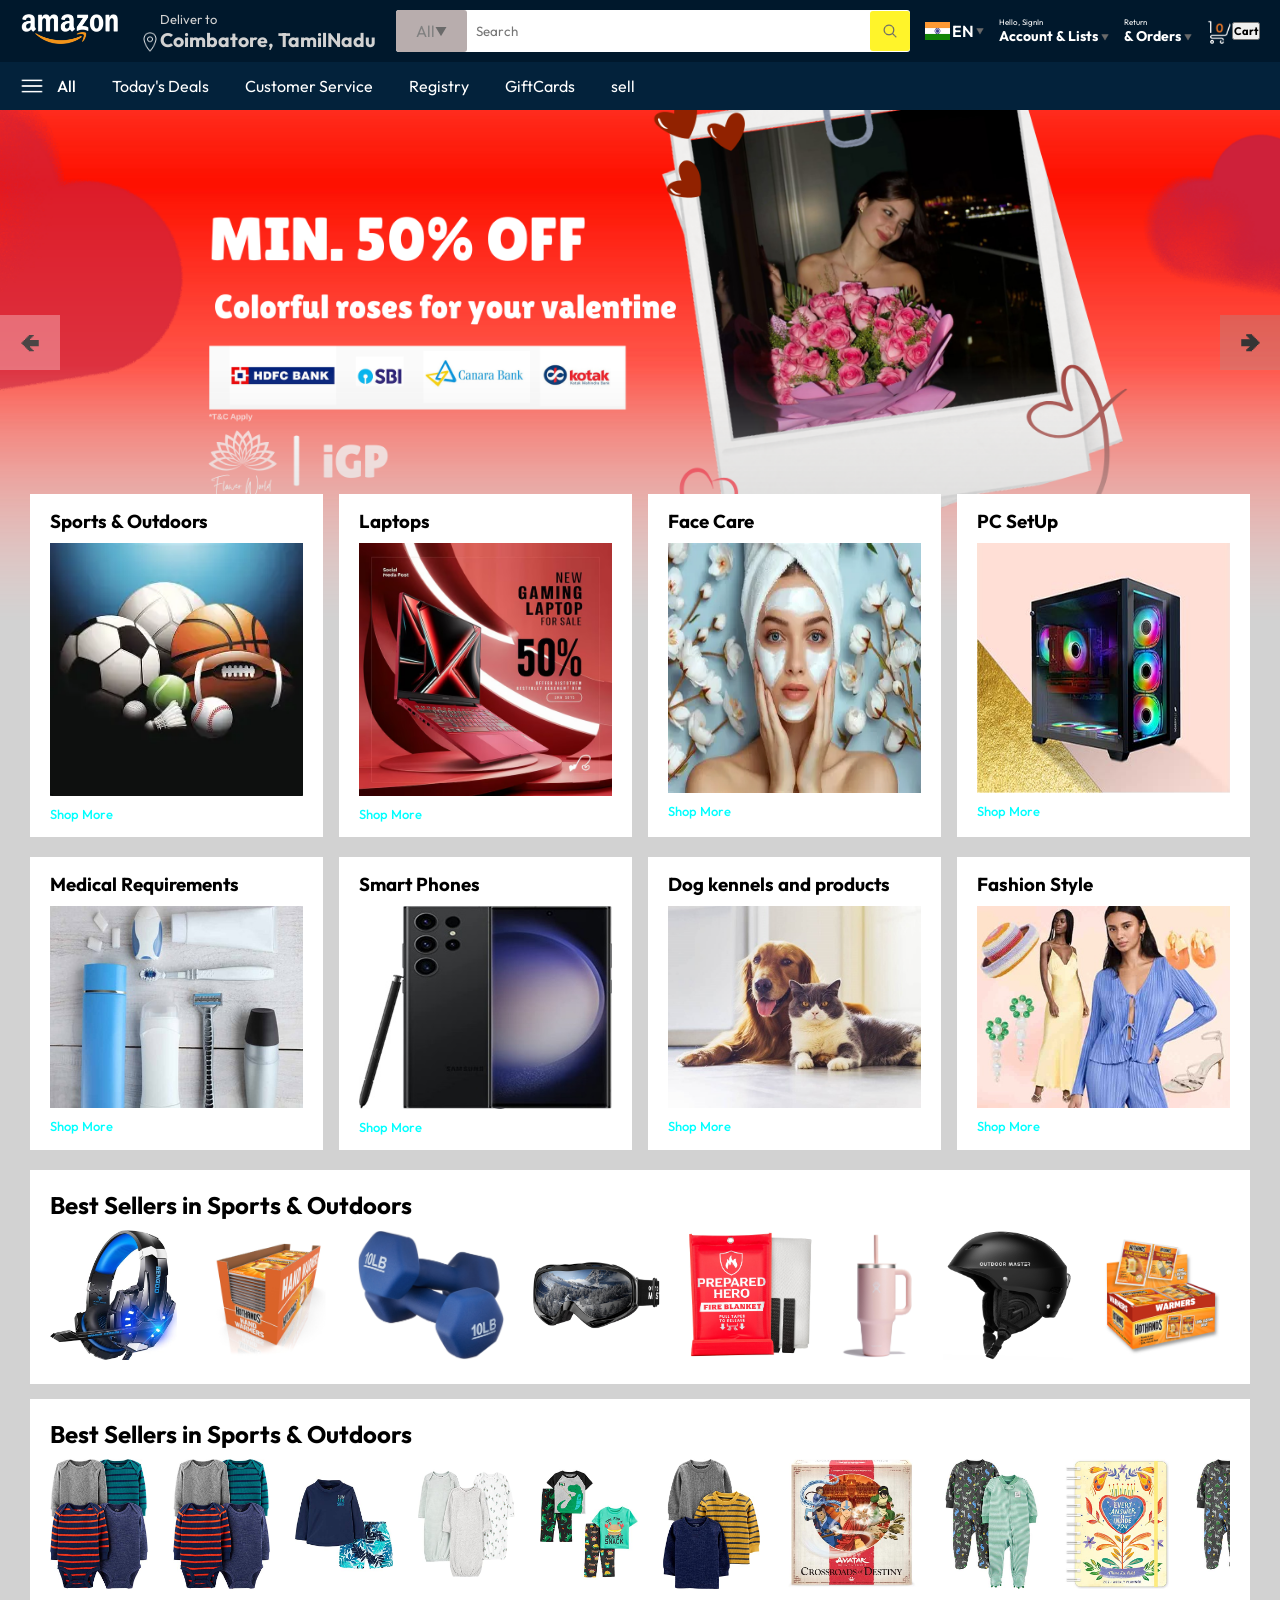
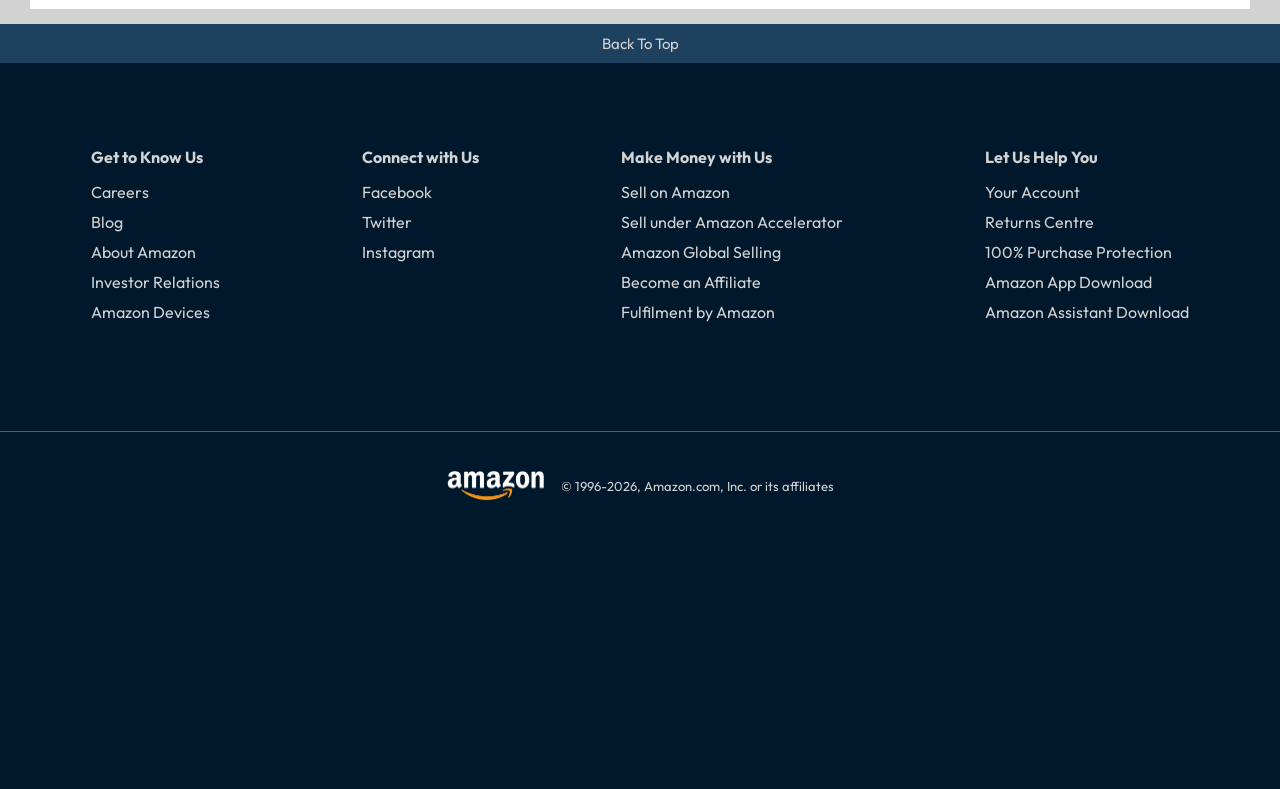
<file: src/main/resources/static/index.html>
<!DOCTYPE html>
<html lang="en">
<head>
    <meta charset="UTF-8">
    <meta name="viewport" content="width=device-width, initial-scale=1.0">
    <title>Amazon Clone</title>
    <link rel="stylesheet" href="style.css">
</head>
<body>
    <nav>
        <a href="/">  <img src="./assets/amazon_logo.png" width="100" alt="Logo"> </a>

        <div class="nav-country">
            <img src="assets/location_icon.png" height="20" alt="Location">
            <div>
                <p>Deliver to</p>
                <h2>Coimbatore, TamilNadu</h2>
            </div>
        </div>

        <div class="nav-search">
            <div class="nav-search-categories">
                <p>All</p>
                <img src="assets/dropdown_icon.png" height="12" alt="Dropdown">
            </div>
                <input type="text" class="nav-search-input" placeholder="Search">
                <img src="assets/search_icon.png" class="nav-search-icon" alt="search">
        </div>

        <div class="nav-languages">
            <img src="assets/flag.png" width="25px" alt="Country">
            <p>EN</p>
            <img src="assets/dropdown_icon.png" width="8px" alt="dropdown">
        </div>

        <div class="nav-texts">
            <p><a href="SignIn.html">Hello, SignIn</a> </p>
            <h1>Account & Lists <img src="assets/dropdown_icon.png" width="8px" alt="Dropdown"></h1>
        </div>

         <div class="nav-texts">
            <p>Return </p>
            <h1>& Orders <img src="assets/dropdown_icon.png" width="8px" alt="Dropdown"></h1>
        </div>
        <a href="cart.html" class="nav-cart">
            <img src="assets/cart_icon.png" width="25px" alt="Cart">
            <button><h5>Cart</h5></button>
        </a>
    </nav>

    <div class="nav-bottom">
    <div>
        <img src="assets/menu_icon.png" width="24px" alt="Menu">
        <p>All</p>
    </div>
    <p>Today's Deals</p>
    <p>Customer Service</p>
    <p>Registry</p>
    <p>GiftCards</p>
    <p>sell</p>
 </div>

 <div class="Header-slider">
    <a href="#" class="control-prev">&#129144</a>
    <a href="#" class="control-next">&#129146</a>
    <ul>
        <img src="assets/Header1.png" class="header-img" alt="Slider 1">
        <img src="assets/Header2.png" class="header-img" alt="Slider 2">
        <img src="assets/Header3.png" class="header-img" alt="Slider 3">
        <img src="assets/header5.png" class="header-img" alt="Slider 4">
        <img src="assets/header6.jpg" class="header-img" alt="Slider 5">
    </ul>
 </div>

 <div class="box-row header-box" onclick="validateSportsJWT()">
    <div class="box-col">
        <h3>Sports & Outdoors</h3>
        <img src="assets/Box1-1.png" alt="" style="width: 100%; height: auto;">
        <a href="1Sports.html">Shop More</a>
    </div>

     <div class="box-col" onclick="validateLaptopJWT()">
        <h3>Laptops</h3>
        <img src="assets/Box1-2.png" alt="" style="width: 100%; height: auto;">
        <a href="3Laptops.html">Shop More</a>
    </div>

     <div class="box-col" onclick="validateFaceCareJWT()">
        <h3>Face Care</h3>
        <img src="assets/Box1-3.png" alt="" style="width: 100%; height: 250px;">
        <a href="2FaceCare.html">Shop More</a>
    </div>

     <div class="box-col">
        <h3>PC SetUp</h3>
        <img src="assets/box1-4.jpg" alt="" style="width: 100%; height: 250px;">
        <a href="/">Shop More</a>
    </div>
 </div>

  <div class="box-row">
    <div class="box-col">
        <h3>Medical Requirements</h3>
        <img src="assets/box2-1.jpg" alt="" style="width: 100%; height: auto;">
        <a href="/">Shop More</a>
    </div>

     <div class="box-col">
        <h3>Smart Phones</h3>
        <img src="assets/box2-2.jpg" alt="" style="width: 100%; height: auto;">
        <a href="/">Shop More</a>
    </div>

     <div class="box-col">
        <h3>Dog kennels and products</h3>
        <img src="assets/box2-3.jpg" alt="" style="width: 100%; height: auto;">
        <a href="/">Shop More</a>
    </div>

     <div class="box-col">
        <h3>Fashion Style</h3>
        <img src="assets/box2-4.jpg" alt="" style="width: 100%; height: auto;">
        <a href="/">Shop More</a>
    </div>
 </div>

 <div class="product-slider">
    <h2>Best Sellers in Sports & Outdoors</h2>
    <div class="products-row">
        <a href="product.html"><img src="assets/product_img.jpg" alt=""></a>
        <img src="assets/product1-1.jpg" alt="">
        <img src="assets/product1-2.jpg" alt="">
        <img src="assets/product1-3.jpg" alt="">
        <img src="assets/product1-4.jpg" alt="">
        <img src="assets/product1-5.jpg" alt="">
        <img src="assets/product1-6.jpg" alt="">
        <img src="assets/product1-7.jpg" alt="">
        <img src="assets/product1-8.jpg" alt="">
        <img src="assets/product1-9.jpg" alt="">
        <img src="assets/product1-10.jpg" alt="">
    </div>
 </div>

 <div class="product-slider">
    <h2>Best Sellers in Sports & Outdoors</h2>
    <div class="products-row">
        <img src="assets/product2-1.jpg" alt="">
        <img src="assets/product2-1.jpg" alt="">
        <img src="assets/product2-2.jpg" alt="">
        <img src="assets/product2-3.jpg" alt="">
        <img src="assets/product2-4.jpg" alt="">
        <img src="assets/product2-5.jpg" alt="">
        <img src="assets/product2-6.jpg" alt="">
        <img src="assets/product2-7.jpg" alt="">
        <img src="assets/product2-8.jpg" alt="">
        <img src="assets/product2-9.jpg" alt="">
        <img src="assets/product2-10.jpg" alt="">
    </div>
 </div>
 
 <footer>
    <h6>Back To Top</h6>
    <div class="footer-container">
        <div class="footer-col">
            <h4>Get to Know Us</h4>
            <p>Careers</p>
            <p>Blog</p>
            <p>About Amazon</p>
            <p>Investor Relations</p>
            <p>Amazon Devices</p>
        </div>

        <div class="footer-col">
            <h4>Connect with Us</h4>
            <p>Facebook</p>
            <p>Twitter</p>  
            <p>Instagram</p>
        </div>

        <div class="footer-col">
            <h4>Make Money with Us</h4>
            <p>Sell on Amazon</p>
            <p>Sell under Amazon Accelerator</p>
            <p>Amazon Global Selling</p>
            <p>Become an Affiliate</p>
            <p>Fulfilment by Amazon</p>
        </div>

        <div class="footer-col">
            <h4>Let Us Help You</h4>
            <p>Your Account</p>
            <p>Returns Centre</p>
            <p>100% Purchase Protection</p>
            <p>Amazon App Download</p>
            <p>Amazon Assistant Download</p>
        </div>
    </div>
     <div class="line">  </div>
     <div class="last-footer">
    <img src="./assets/amazon_logo.png" width="100" alt="logo">
    <p>&copy; 1996-2026, Amazon.com, Inc. or its affiliates</p>
    </div>
  </footer>

 <script src="script.js"></script>
</body>
</html>
</file>
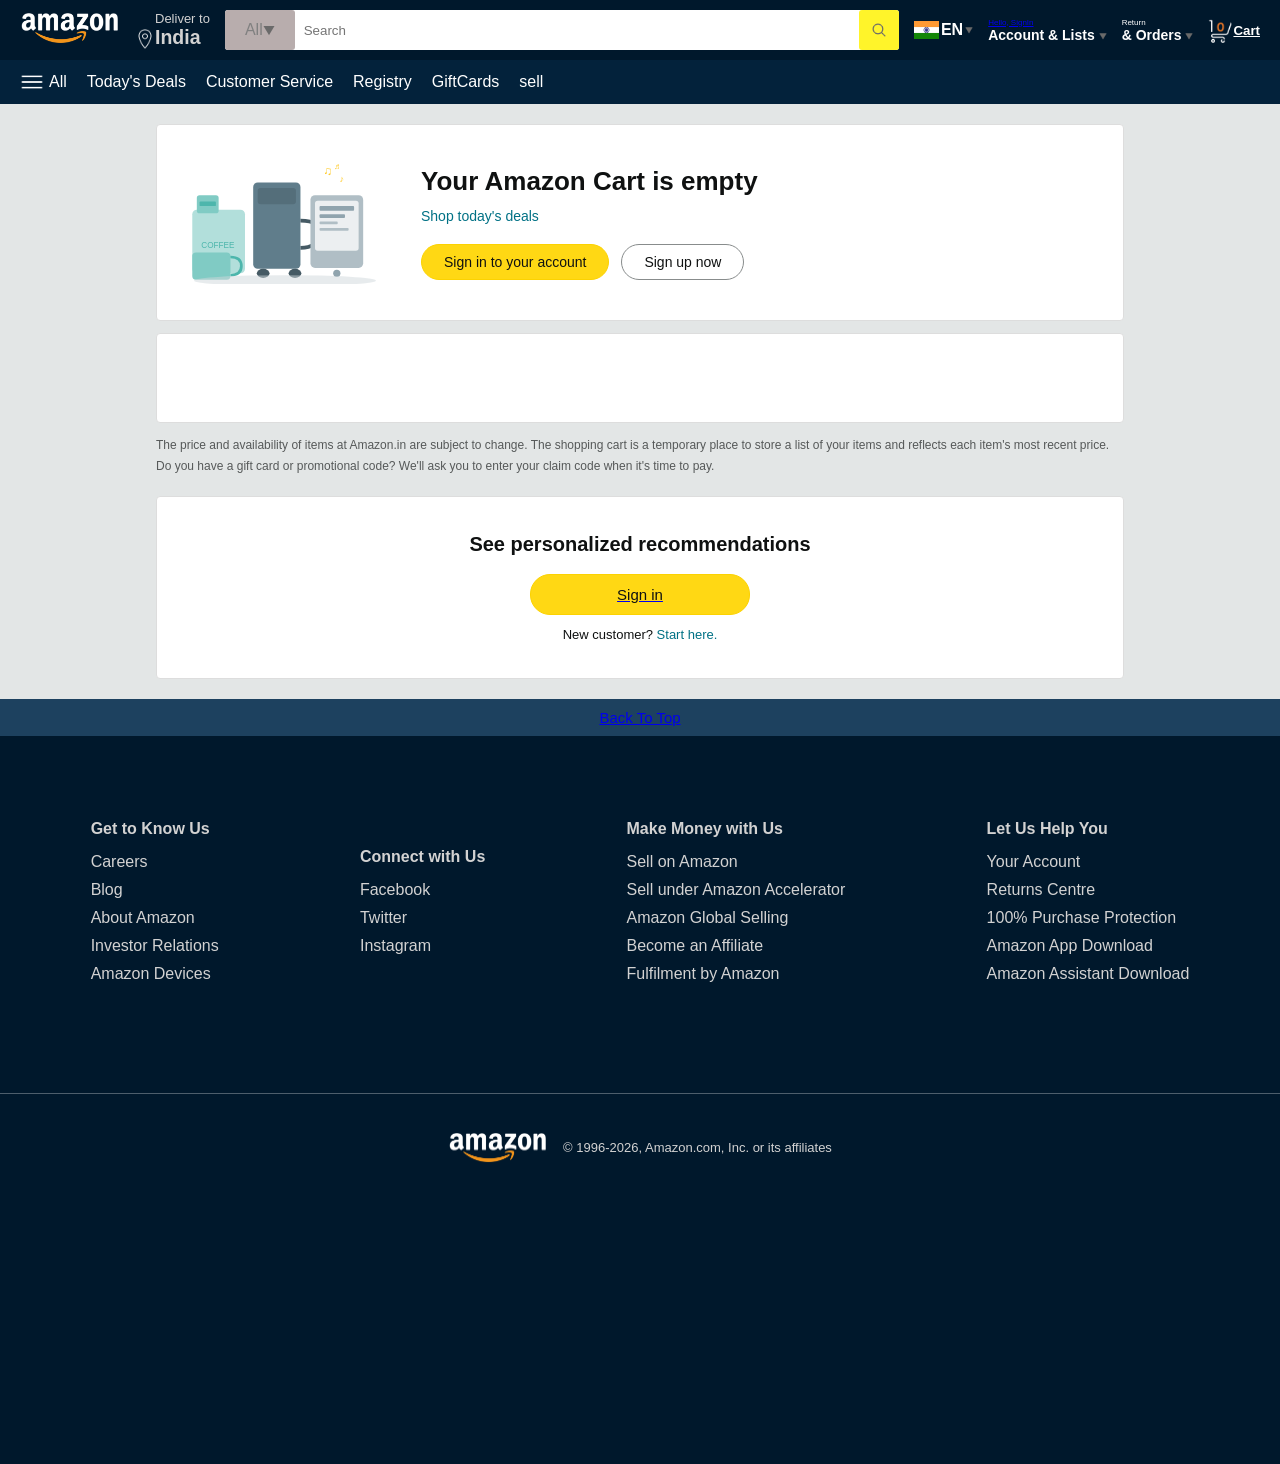
<file: src/main/resources/Static/amazon-cart.html>
<!DOCTYPE html>
<html lang="en">
<head>
  <meta charset="UTF-8" />
  <meta name="viewport" content="width=device-width, initial-scale=1.0"/>
  <title>Amazon.in Shopping Cart</title>
  <style>
    * {
      box-sizing: border-box;
      margin: 0;
      padding: 0;
      font-family: Arial, sans-serif;
    }

    body {
      background-color: #e3e6e6;
      color: #0f1111;
    }

    /* ── NAVBAR ── */
    nav {
    display: flex;
    align-items: center;
    justify-content: space-between;
    background-color: #00182c;
    padding: 10px 20px;
    color: white;
}

.nav-country {
    display: flex;
    align-items: end;
    margin-left: 15px;
    font-size: 13px;
    color: #d2d2d2;
}

.nav-country h1 {
    color: white;
}

.nav-search {
    flex: 1;
    display: flex;
    align-items: center;
    background: white;
    color: grey;
    max-width: 70%;
    border-radius: 3px;
    margin-left: 15px;
}

.nav-search-categories {
    display: flex;
    align-items: center;
    padding: 11px 20px;
    border-radius: 3px;
    background: rgb(184, 173, 173);
}

.nav-search input {
    border: none;
    outline: none;
    padding: 9px;
    width: 100%;
}

.nav-search-icon {
    max-width: 40px;
    padding: 12px;
    background: rgb(255, 244, 42);
    border-radius: 3px;
}

.nav-languages {
    display: flex;
    align-items: center;
    gap: 2px;
    font-weight: 600 ;
    margin-left: 15px;
}

.nav-texts {
    margin-left: 15px;

}

.nav-texts p {
    font-size: 8px;
}

.nav-texts h1 {
   font-size: 14px;
}

.nav-cart {
    display: flex;
    align-items: center;
    margin-left: 15px;
}

.nav-bottom {
    display: flex;
    align-items: center;
    gap: 20px;
    padding: 10px 20px;
    background-color: #03223b;
    color:#ffffff; 
}

.nav-bottom div {
    display: flex;
    align-items: center;
    gap: 5px;
    font-weight: 500;
}

    /* ── MAIN LAYOUT ── */
    .main {
      max-width: 1000px;
      margin: 20px auto;
      padding: 0 16px;
    }

    /* ── CART CARD ── */
    .cart-card {
      background: #fff;
      border-radius: 4px;
      padding: 32px 28px;
      display: flex;
      align-items: center;
      gap: 36px;
      margin-bottom: 12px;
      border: 1px solid #ddd;
    }

    .cart-illustration svg {
      width: 200px;
      height: auto;
    }

    .cart-content h2 {
      font-size: 26px;
      font-weight: 700;
      margin-bottom: 10px;
    }

    .cart-content .deals-link {
      color: #007185;
      font-size: 14px;
      text-decoration: none;
      display: inline-block;
      margin-bottom: 20px;
    }

    .cart-content .deals-link:hover {
      text-decoration: underline;
      color: #c7511f;
    }

    .btn-row {
      display: flex;
      gap: 12px;
      align-items: center;
      flex-wrap: wrap;
    }

    .btn-signin {
      background: #FFD814;
      border: 1px solid #FCD200;
      border-radius: 20px;
      padding: 9px 22px;
      font-size: 14px;
      font-weight: 500;
      color: #0f1111;
      cursor: pointer;
      transition: background 0.15s;
    }

    .btn-signin:hover {
      background: #F7CA00;
    }

    .btn-signup {
      background: #fff;
      border: 1px solid #888c8c;
      border-radius: 20px;
      padding: 9px 22px;
      font-size: 14px;
      color: #0f1111;
      cursor: pointer;
      transition: background 0.15s;
    }

    .btn-signup:hover {
      background: #f7f8f8;
    }

    /* ── EMPTY WHITE BLOCK ── */
    .empty-block {
      background: #fff;
      border-radius: 4px;
      height: 90px;
      margin-bottom: 12px;
      border: 1px solid #ddd;
    }

    /* ── FOOTER NOTE ── */
    .footer-note {
      font-size: 12px;
      color: #565959;
      line-height: 1.7;
      margin-bottom: 20px;
    }

    /* ── PERSONALIZED SECTION ── */
    .personalized-section {
      background: #fff;
      border-radius: 4px;
      padding: 36px 20px;
      text-align: center;
      border: 1px solid #ddd;
      margin-bottom: 20px;
    }

    .personalized-section h3 {
      font-size: 20px;
      font-weight: 700;
      margin-bottom: 18px;
    }

    .btn-signin-large {
      background: #FFD814;
      border: 1px solid #FCD200;
      border-radius: 20px;
      padding: 11px 0;
      font-size: 15px;
      font-weight: 500;
      color: #0f1111;
      cursor: pointer;
      width: 220px;
      display: block;
      margin: 0 auto 12px;
      transition: background 0.15s;
    }

    .btn-signin-large:hover {
      background: #F7CA00;
    }

    .new-customer {
      font-size: 13px;
      color: #0f1111;
    }

    .new-customer a {
      color: #007185;
      text-decoration: none;
    }

    .new-customer a:hover {
      text-decoration: underline;
      color: #c7511f;
    }

    footer{
    height: 85vh;
    background-color: #00182c;
    color: #d2d2d2;
}

footer h6 {
    font-size: 15px;
    font-weight: 400;
    text-align: center;
    padding: 10px 20px;
    background-color: #1d415f;
}

.footer-container {
    display: flex;
    justify-content: space-around;
    align-items: center;
    padding: 20px;
    margin-top: 5%;
}

.footer-col {
    display: flex;
    flex-direction: column;
    gap: 10px;
}

.footer-col h4 {
    margin-bottom: 5px;
}

.footer a {
    color: #d2d2d2;
    font-size: 13px;
    text-align: center;
}

.line {
    width: 100%;
    height: 1px;
    margin-top: 7%;
    background-color: rgba(255, 255, 255, 0.3);  
}

.last-footer {
    display: flex;
    justify-content: center;
    align-items: center;
    text-align: center;
    padding: 20px;
    margin-top: 17px;
}

.last-footer p {
    font-size: 13px;
    color: #d2d2d2;
    margin-left: 15px;
}

.footer-col p {
    cursor: pointer;
}

.footer-col p:hover {
    color: white;
    font-weight: 400;
}


    /* ── RESPONSIVE ── */
    @media (max-width: 600px) {
      .cart-card {
        flex-direction: column;
        text-align: center;
      }

      .btn-row {
        justify-content: center;
      }

      .navbar-search {
        display: none;
      }
    }
  </style>
</head>
<body>

  <!-- NAVBAR -->
   <nav>
        <a href="/">  <img src="./assets/amazon_logo.png" width="100" alt="Logo"> </a>

        <div class="nav-country">
            <img src="assets/location_icon.png" height="20" alt="Location">
            <div>
                <p>Deliver to</p>
                <h2>India</h2>
            </div>
        </div>

        <div class="nav-search">
            <div class="nav-search-categories">
                <p>All</p>
                <img src="assets/dropdown_icon.png" height="12" alt="Dropdown">
            </div>
                <input type="text" class="nav-search-input" placeholder="Search">
                <img src="assets/search_icon.png" class="nav-search-icon" alt="search">
        </div>

        <div class="nav-languages">
            <img src="assets/flag.png" width="25px" alt="Country">
            <p>EN</p>
            <img src="assets/dropdown_icon.png" width="8px" alt="dropdown">
        </div>

        <div class="nav-texts">
            <p><a href="SignIn.html">Hello, SignIn</a> </p>
            <h1>Account & Lists <img src="assets/dropdown_icon.png" width="8px" alt="Dropdown"></h1>
        </div>

         <div class="nav-texts">
            <p>Return </p>
            <h1>& Orders <img src="assets/dropdown_icon.png" width="8px" alt="Dropdown"></h1>
        </div>
        <a href="" class="nav-cart" style="text_decoration: none; color: white;">
            <img src="assets/cart_icon.png" width="25px" alt="Cart">
            <h5>Cart</h5>
        </a>
    </nav>

    <div class="nav-bottom">
    <div>
        <img src="assets/menu_icon.png" width="24px" alt="Menu">
        <p>All</p>
    </div>
    <p>Today's Deals</p>
    <p>Customer Service</p>
    <p>Registry</p>
    <p>GiftCards</p>
    <p>sell</p>
 </div>

  <!-- MAIN CONTENT -->
  <div class="main">

    <!-- EMPTY CART CARD -->
    <div class="cart-card">
      <div class="cart-illustration">
        <svg viewBox="0 0 220 140" xmlns="http://www.w3.org/2000/svg">
          <!-- Coffee bag -->
          <rect x="8" y="58" width="58" height="70" rx="5" fill="#b2dfdb"/>
          <rect x="13" y="42" width="24" height="20" rx="3" fill="#80cbc4"/>
          <rect x="16" y="49" width="18" height="5" rx="1" fill="#4db6ac"/>
          <text x="18" y="100" font-size="9" fill="#4db6ac" font-family="Arial">COFFEE</text>
          <!-- Kettle -->
          <rect x="75" y="28" width="52" height="95" rx="5" fill="#607d8b"/>
          <rect x="80" y="34" width="42" height="18" rx="3" fill="#546e7a"/>
          <path d="M127 70 Q150 70 148 85 Q146 100 127 100" stroke="#455a64" stroke-width="4" fill="none"/>
          <ellipse cx="86" cy="128" rx="7" ry="5" fill="#455a64"/>
          <ellipse cx="121" cy="128" rx="7" ry="5" fill="#455a64"/>
          <!-- Mug -->
          <rect x="8" y="105" width="42" height="30" rx="4" fill="#80cbc4"/>
          <path d="M50 110 Q62 110 62 120 Q62 130 50 130" stroke="#4db6ac" stroke-width="3" fill="none"/>
          <!-- Tablet -->
          <rect x="138" y="42" width="58" height="80" rx="5" fill="#b0bec5"/>
          <rect x="143" y="48" width="48" height="55" rx="3" fill="#eceff1"/>
          <rect x="148" y="54" width="38" height="5" rx="1" fill="#90a4ae"/>
          <rect x="148" y="63" width="28" height="4" rx="1" fill="#90a4ae"/>
          <rect x="148" y="71" width="20" height="3" rx="1" fill="#b0bec5"/>
          <rect x="148" y="78" width="32" height="3" rx="1" fill="#b0bec5"/>
          <circle cx="167" cy="128" r="4" fill="#90a4ae"/>
          <!-- Music notes -->
          <text x="152" y="20" font-size="13" fill="#ffca28">&#9835;</text>
          <text x="170" y="28" font-size="10" fill="#ffca28">&#9834;</text>
          <text x="164" y="13" font-size="9" fill="#ffca28">&#9836;</text>
          <!-- Ground shadow -->
          <ellipse cx="110" cy="136" rx="100" ry="6" fill="#cfd8dc" opacity="0.5"/>
        </svg>
      </div>

      <div class="cart-content">
        <h2>Your Amazon Cart is empty</h2>
        <a href="#" class="deals-link">Shop today's deals</a>
        <div class="btn-row">
          <a href="SignIn.html"><button class="btn-signin">Sign in to your account</button></a>
          <a href="SignIn.html"><button class="btn-signup">Sign up now</button></a>
        </div>
      </div>
    </div>

    <!-- EMPTY BLOCK -->
    <div class="empty-block"></div>

    <!-- FOOTER NOTE -->
    <p class="footer-note">
      The price and availability of items at Amazon.in are subject to change. The shopping cart is a temporary place to store a list of your items and reflects each item's most recent price.<br/>
      Do you have a gift card or promotional code? We'll ask you to enter your claim code when it's time to pay.
    </p>

    <!-- PERSONALIZED SECTION -->
    <div class="personalized-section">
      <h3>See personalized recommendations</h3>
      <a href="SignIn.html"><button class="btn-signin-large">Sign in</button></a>
      <p class="new-customer">New customer? <a href="Create.html">Start here.</a></p>
    </div>

  </div>

  <footer>
    <a href="/"><h6>Back To Top</h6></a>
    <div class="footer-container">
        <div class="footer-col">
            <h4>Get to Know Us</h4>
            <p>Careers</p>
            <p>Blog</p>
            <p>About Amazon</p>
            <p>Investor Relations</p>
            <p>Amazon Devices</p>
        </div>

        <div class="footer-col">
            <h4>Connect with Us</h4>
            <p>Facebook</p>
            <p>Twitter</p>  
            <p>Instagram</p>
        </div>

        <div class="footer-col">
            <h4>Make Money with Us</h4>
            <p>Sell on Amazon</p>
            <p>Sell under Amazon Accelerator</p>
            <p>Amazon Global Selling</p>
            <p>Become an Affiliate</p>
            <p>Fulfilment by Amazon</p>
        </div>

        <div class="footer-col">
            <h4>Let Us Help You</h4>
            <p>Your Account</p>
            <p>Returns Centre</p>
            <p>100% Purchase Protection</p>
            <p>Amazon App Download</p>
            <p>Amazon Assistant Download</p>
        </div>
    </div>
     <div class="line">  </div>
     <div class="last-footer">
    <img src="./assets/amazon_logo.png" width="100" alt="logo">
    <p>&copy; 1996-2026, Amazon.com, Inc. or its affiliates</p>
    </div>
  </footer>


</body>
</html>
</file>
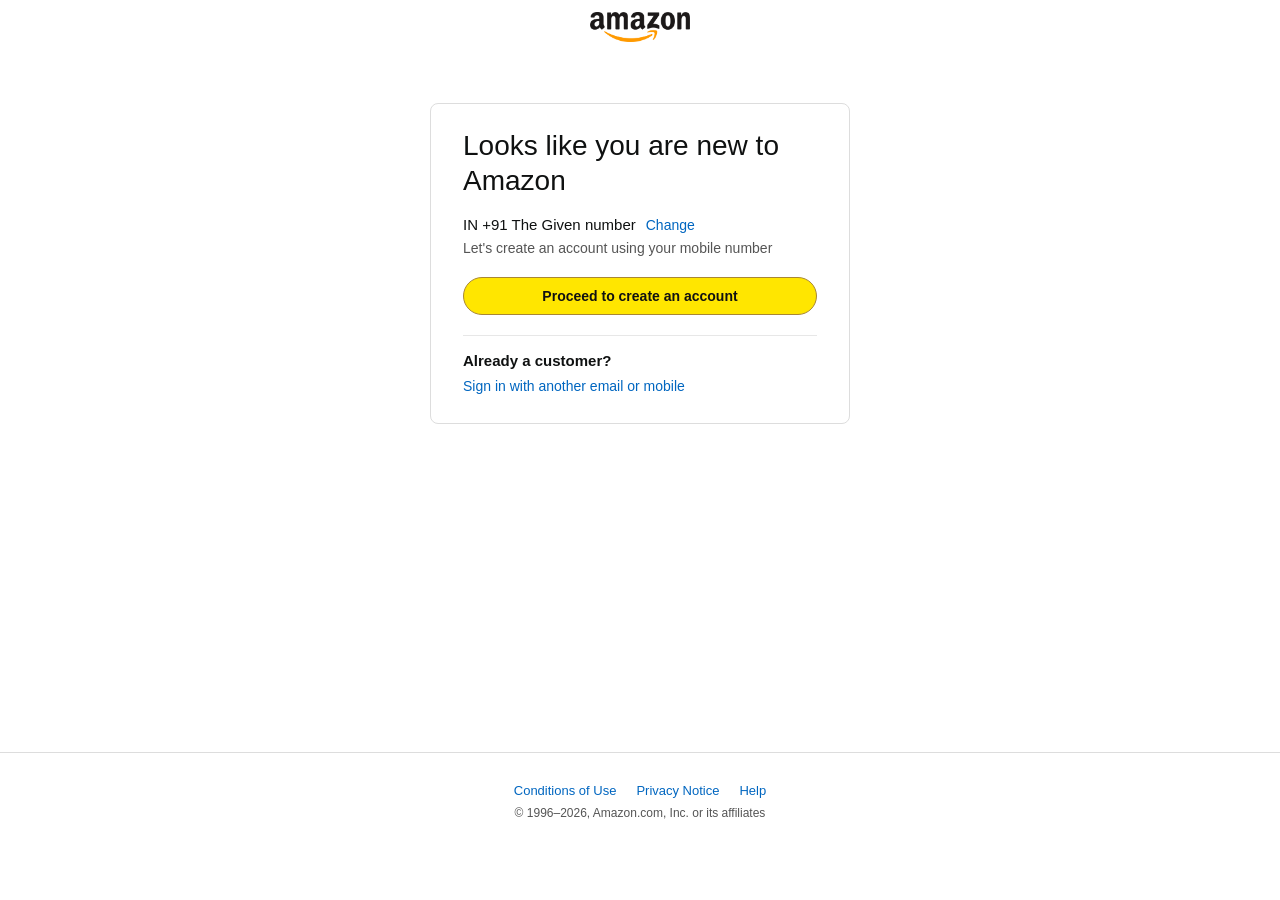
<file: src/main/resources/Static/amazon_create_account.html>
<!DOCTYPE html>
<html lang="en">
<head>
  <meta charset="UTF-8">
  <meta name="viewport" content="width=device-width, initial-scale=1.0">
  <title>Amazon.in - Create Account</title>
  <style>
    * { margin: 0; padding: 0; box-sizing: border-box; }

    body {
      font-family: "Amazon Ember", Arial, sans-serif;
      background: #ffffff;
      min-height: 100vh;
      display: flex;
      flex-direction: column;
    }

    header {
      background: #fff;
      display: flex;
      justify-content: center;
      padding: 12px 0 10px;
      border-bottom: 1px solid #ffffff;
      margin-bottom: 30px;
    }

    .logo {
      display: flex;
      align-items: flex-end;
      gap: 0;
      text-decoration: none;
    }

    .logo-text {
      font-size: 34px;
      font-weight: 900;
      color: #0f1111;
      font-family: Georgia, serif;
      letter-spacing: -1px;
      line-height: 1;
    }

    .logo-dot-in {
      font-size: 13px;
      font-weight: bold;
      color: #0f1111;
      margin-bottom: 6px;
      margin-left: 1px;
    }

    .arrow {
      display: block;
      width: 56px;
      height: 10px;
      background: url("data:image/svg+xml,%3Csvg xmlns='http://www.w3.org/2000/svg' viewBox='0 0 56 10'%3E%3Cpath d='M2 5 Q28 12 54 5' stroke='%23f90' stroke-width='3' fill='none' stroke-linecap='round'/%3E%3Cpolygon points='50,2 56,5 50,8' fill='%23f90'/%3E%3C/svg%3E") no-repeat center;
      background-size: contain;
      margin-top: 2px;
    }

    main {
      flex: 1;
      display: flex;
      justify-content: center;
      align-items: flex-start;
      padding: 20px 16px;
    }

    .card {
      background: #ffffff;
      border: 1px solid #ddd;
      border-radius: 8px;
      padding: 24px 32px 28px;
      width: 100%;
      max-width: 420px;
    }

    .card h1 {
      font-size: 28px;
      font-weight: 400;
      color: #0f1111;
      line-height: 1.25;
      margin-bottom: 18px;
    }

    .phone-row {
      display: flex;
      align-items: center;
      gap: 10px;
      margin-bottom: 6px;
      font-size: 15px;
      color: #0f1111;
    }

    .phone-row a {
      color: #0066c0;
      text-decoration: none;
      font-size: 14px;
    }

    .phone-row a:hover { text-decoration: underline; color: #c7511f; }

    .subtitle {
      font-size: 14px;
      color: #555;
      margin-bottom: 18px;
      line-height: 1.4;
    }

    .btn-proceed {
      display: block;
      width: 100%;
      background: #ffe600;
      border: 1px solid #a88734;
      border-radius: 25px;
      padding: 10px 16px;
      font-size: 14px;
      font-weight: 600;
      color: #111;
      cursor: pointer;
      text-align: center;
      transition: background 0.15s;
    }

    .btn-proceed:hover {
      background-color: #f7ca00;
    }

    .divider {
      border: none;
      border-top: 1px solid #e7e7e7;
      margin: 20px 0 16px;
    }

    .already {
      font-size: 15px;
      font-weight: 700;
      color: #0f1111;
      margin-bottom: 8px;
    }

    .signin-link {
      color: #0066c0;
      text-decoration: none;
      font-size: 14px;
    }

    .signin-link:hover { text-decoration: underline; color: #c7511f; }

    footer {
      background: #fff;
      border-top: 1px solid #ddd;
      padding: 30px 0 30px;
      text-align: center;
      margin-bottom: 50px;
    }

    .footer-links {
      display: flex;
      justify-content: center;
      gap: 20px;
      margin-bottom: 8px;
    }

    .footer-links a {
      font-size: 13px;
      color: #0066c0;
      text-decoration: none;
    }

    .footer-links a:hover { text-decoration: underline; }

    .footer-copy {
      font-size: 12px;
      color: #555;
    }
  </style>
</head>
<body>

  <header>
    <a class="logo" href="#">
      <div>
       <a href="/"><img  class="logo" src="./assets/amazon_logo_dark.png" alt="Amazon Logo" width="100px"></a>
      </div>
    </a>
  </header>

  <main>
    <div class="card">
      <h1>Looks like you are new to Amazon</h1>
      <div class="phone-row">
        <span>IN +91 The Given number</span>
        <a href="SignIn.html">Change</a>
      </div>
      <p class="subtitle">Let's create an account using your mobile number</p>
      <button class="btn-proceed" onclick="window.location.href='Create.html'">Proceed to create an account</button>
      <hr class="divider">
      <p class="already">Already a customer?</p>
      <a class="signin-link" href="SignIn.html">Sign in with another email or mobile</a>
    </div>
  </main>

  <footer>
    <div class="footer-links">
      <a href="#">Conditions of Use</a>
      <a href="#">Privacy Notice</a>
      <a href="#">Help</a>
    </div>
    <p class="footer-copy">© 1996–2026, Amazon.com, Inc. or its affiliates</p>
  </footer>

</body>
</html>
</file>
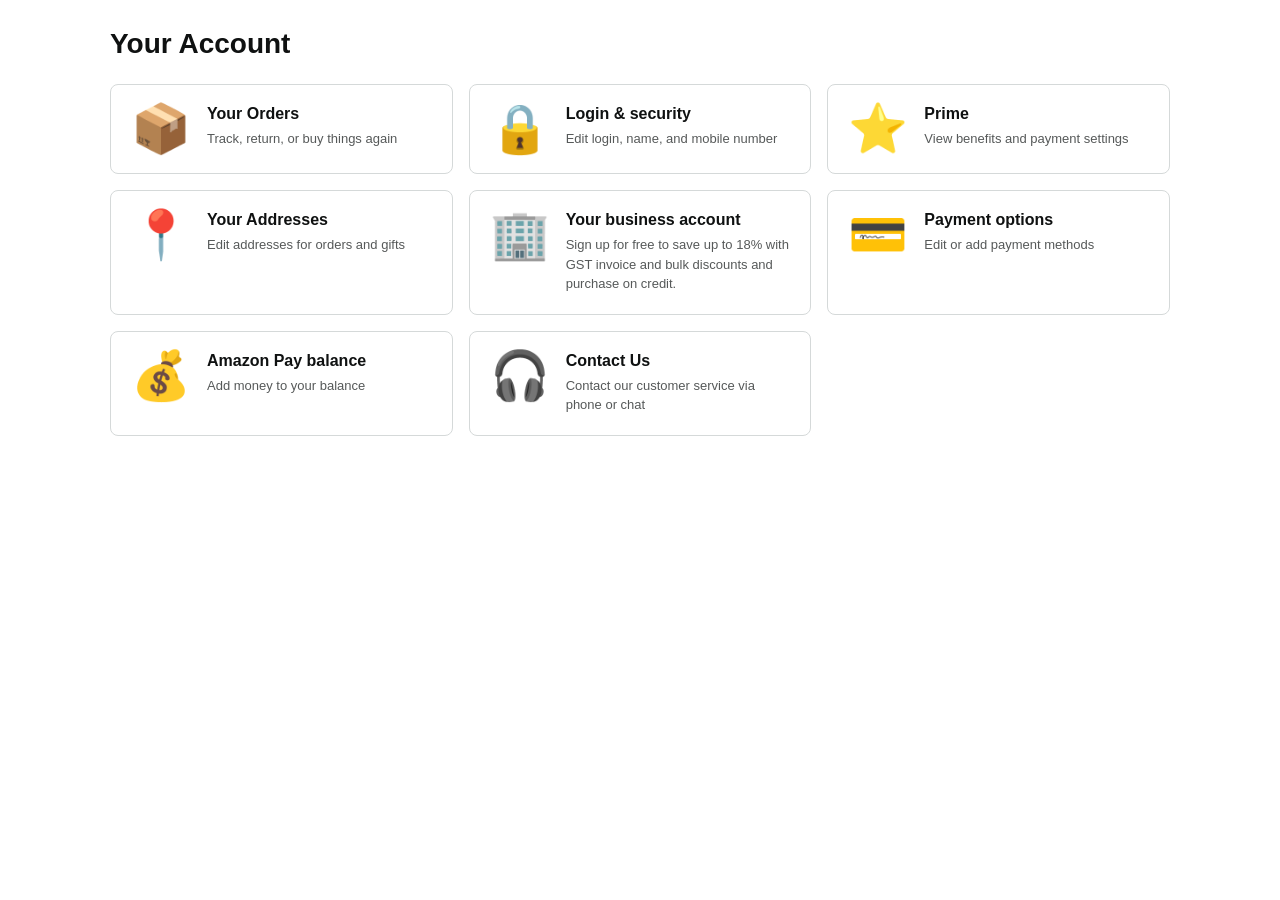
<file: src/main/resources/Static/AmazonProfile.html>
<!DOCTYPE html>
<html lang="en">
<head>
  <meta charset="UTF-8"/>
  <meta name="viewport" content="width=device-width, initial-scale=1.0"/>
  <title>Your Account – Amazon.in</title>
  <style>

    * {
      box-sizing: border-box;
      margin: 0;
      padding: 0;
      font-family: Arial, sans-serif;
    }

    body {
      background-color: #fff;
      color: #0f1111;
    }

    .page {
      max-width: 1100px;
      margin: 0 auto;
      padding: 28px 20px;
    }

    h1 {
      font-size: 28px;
      font-weight: 700;
      margin-bottom: 24px;
    }

    .grid {
      display: grid;
      grid-template-columns: repeat(3, 1fr);
      gap: 16px;
    }

    .card {
      display: flex;
      align-items: flex-start;
      gap: 16px;
      padding: 20px;
      border: 1px solid #d5d9d9;
      border-radius: 8px;
      cursor: pointer;
      text-decoration: none;
      color: inherit;
      transition: box-shadow 0.2s, border-color 0.2s;
    }

    .card:hover {
      box-shadow: 0 2px 10px rgba(0, 0, 0, 0.12);
      border-color: #adb1b8;
    }

    .icon {
      font-size: 48px;
      flex-shrink: 0;
      line-height: 1;
    }

    .card-text h2 {
      font-size: 16px;
      font-weight: 700;
      margin-bottom: 6px;
      color: #0f1111;
    }

    .card-text p {
      font-size: 13px;
      color: #565959;
      line-height: 1.5;
    }

    @media (max-width: 700px) {
      .grid {
        grid-template-columns: 1fr;
      }
    }

  </style>
</head>
<body>

<div class="page">
  <h1>Your Account</h1>

  <div class="grid">

    <a href="#" class="card">
      <div class="icon">📦</div>
      <div class="card-text">
        <h2>Your Orders</h2>
        <p>Track, return, or buy things again</p>
      </div>
    </a>

    <a href="#" class="card">
      <div class="icon">🔒</div>
      <div class="card-text">
        <h2>Login &amp; security</h2>
        <p>Edit login, name, and mobile number</p>
      </div>
    </a>

    <a href="#" class="card">
      <div class="icon">⭐</div>
      <div class="card-text">
        <h2>Prime</h2>
        <p>View benefits and payment settings</p>
      </div>
    </a>

    <a href="#" class="card">
      <div class="icon">📍</div>
      <div class="card-text">
        <h2>Your Addresses</h2>
        <p>Edit addresses for orders and gifts</p>
      </div>
    </a>

    <a href="#" class="card">
      <div class="icon">🏢</div>
      <div class="card-text">
        <h2>Your business account</h2>
        <p>Sign up for free to save up to 18% with GST invoice and bulk discounts and purchase on credit.</p>
      </div>
    </a>

    <a href="#" class="card">
      <div class="icon">💳</div>
      <div class="card-text">
        <h2>Payment options</h2>
        <p>Edit or add payment methods</p>
      </div>
    </a>

    <a href="#" class="card">
      <div class="icon">💰</div>
      <div class="card-text">
        <h2>Amazon Pay balance</h2>
        <p>Add money to your balance</p>
      </div>
    </a>

    <a href="#" class="card">
      <div class="icon">🎧</div>
      <div class="card-text">
        <h2>Contact Us</h2>
        <p>Contact our customer service via phone or chat</p>
      </div>
    </a>

  </div>
</div>

</body>
</html>
</file>
<file: src/main/resources/static/style.css>
/* Font */
@import url('https://fonts.googleapis.com/css2?family=Outfit:wght@100..900&display=swap');

* {
    margin: 0;
    padding: 0;
    box-sizing: border-box;
    font-family: "Outfit", sans-serif;
}

body {
    background: #d2d2d2;
}

a {
    text-decoration: none;
    color: inherit;
}

/* Nav Bar */
nav {
    display: flex;
    align-items: center;
    justify-content: space-between;
    background-color: #00182c;
    padding: 10px 20px;
    color: white;
}

.nav-country {
    display: flex;
    align-items: end;
    margin-left: 15px;
    font-size: 13px;
    color: #d2d2d2;
    padding: 0 5px;
}

.nav-country h1 {
    color: white;
}

.nav-country:hover{ border-color: #fff; }

.nav-search {
    flex: 1;
    display: flex;
    align-items: center;
    background: white;
    color: grey;
    max-width: 70%;
    border-radius: 3px;
    margin-left: 15px;
}

.nav-search-categories {
    display: flex;
    align-items: center;
    padding: 11px 20px;
    border-radius: 3px;
    background: rgb(184, 173, 173);
}

.nav-search input {
    border: none;
    outline: none;
    padding: 9px;
    width: 100%;
}

.nav-search-icon {
    max-width: 40px;
    padding: 12px;
    background: rgb(255, 244, 42);
    border-radius: 3px;
}

.nav-languages {
    display: flex;
    align-items: center;
    gap: 2px;
    font-weight: 600 ;
    margin-left: 15px;
}

.nav-texts {
    margin-left: 15px;
}

.nav-texts p {
    font-size: 8px;
}

.nav-texts h1 {
   font-size: 14px;
}

.nav-cart {
    display: flex;
    align-items: center;
    margin-left: 15px;
}

.nav-bottom {
    display: flex;
    align-items: center;
    gap: 20px;
    padding: 10px 20px;
    background-color: #03223b;
    color:#ffffff; 
}

.nav-bottom div {
    display: flex;
    align-items: center;
    gap: 5px;
    font-weight: 500;
}

.nav-bottom p { padding: 4px 8px; }
.nav-bottom p:hover { border: 1px solid #fff; }

/* Hero Section Image slider */
.Header-slider ul {
    display: flex;
    overflow-y: hidden;
}

.Header-slider {
    position: relative; /* needed for absolute controls */
    overflow: hidden;
}

.Header-slider .header-img {
    width: 100%;
    mask-image: linear-gradient(to bottom, #000000 50%, transparent 100%);
}

.Header-slider .control-prev {
    position: absolute;
    top: 40%;
    z-index: 1;
    padding: 15px 20px;
    text-decoration: none;
    font-weight: 400;
    font-size: 20px;
    cursor: pointer;
    background: rgba(255, 255, 255, 0.3);
    color: #4b4545;
}

.Header-slider .control-next {
    right: 0;
    position: absolute;
    top: 40%;
    z-index: 1;
    padding: 15px 20px;
    text-decoration: none;
    font-weight: 900;
    font-size: 20px;
    cursor: pointer;
    background: rgba(157, 157, 157, 0.3);
    color: #353535;
}

/* Product box */
.box-row {
    display: flex;
    flex-wrap: wrap;
    row-gap: 20px;
    justify-content: space-between;
    margin: 20px 30px;
}

.box-col {
    display: flex;
    flex-direction: column;
    gap: 10px;
    padding: 15px 20px;
    background: white;
    max-width: 24%;
    min-height: 200px;
    z-index: 1;
}

.box-col a {
    font-size: 13px;
    color: aqua;
    font-weight: 500;
}

/* Overlapping */
.header-box {
    margin-top: -10vw;
}

.product-slider {
    background: white;
    margin: 0 30px;
    padding: 20px;
    margin-bottom: 15px;
}

.product-slider .products-row {
    display: flex;
    gap: 25px;
    overflow-x: auto;
    margin-top: 10px;
}

.product-slider .products-row img {
    max-width: 180px;
    height: 130px;
}

.product-slider .products-row::-webkit-scrollbar {
    display: none;
}

/* Product Slider with Price */
.product-slider-price {
    background-color: white;
    margin: 0 30px;
    padding: 20px;
    margin-bottom: 15px;
}

.product-slider-price .products {
    display: flex;
    overflow-x: auto;
    overflow-y: hidden;
    scroll-behavior: smooth;
    touch-action: pan-x;
    gap: 10px;
    margin-top: 15px;
    cursor: grab;
}

.product-slider-price .products::-webkit-scrollbar {
    display: none;
}

.product-card {
    display: flex;
    flex-direction: column;
    justify-content: end;
    max-width: 25%;
    background: rgb(255, 255, 255);
}

.product-card img {
    width: 130px;
    margin: 0 50px;
}

.product-offer p {
    background: rgb(205, 18, 18);
    color: white;
    display: inline-block;
    padding: 2px 5px;
    border-radius: 2px;
    margin: 8px 0;
    font-size: 13px;
}

.product-offer span {
    color: red;
    font-size: 13px;
}

.product-price {
    color: grey;
    font-size: 13px;
}

.product-price span {
    color: #000000;
    font-weight: 600;
}

.product-price h4 {
    color: rgba(157, 157, 157, 0.7);
    font-size: 15px;
    font-weight: 400;
}

footer {
    min-height: 85vh; /* FIX: was height — clips content on mobile */
    background-color: #00182c;
    color: #d2d2d2;
}

footer h6 {
    font-size: 15px;
    font-weight: 400;
    text-align: center;
    padding: 10px 20px;
    background-color: #1d415f;
}

.footer-container {
    display: flex;
    justify-content: space-around;
    align-items: flex-start; /* FIX: was center — columns align at top */
    padding: 20px;
    margin-top: 5%;
}

.footer-col {
    display: flex;
    flex-direction: column;
    gap: 10px;
}

.footer-col h4 {
    margin-bottom: 5px;
}

.footer a {
    color: #d2d2d2;
    font-size: 13px;
    text-align: center;
}

.line {
    width: 100%;
    height: 1px;
    margin-top: 7%;
    background-color: rgba(255, 255, 255, 0.3);  
}

.last-footer {
    display: flex;
    justify-content: center;
    align-items: center;
    text-align: center;
    padding: 20px;
    margin-top: 17px;
}

.last-footer p {
    font-size: 13px;
    color: #d2d2d2;
    margin-left: 15px;
}

.footer-col p {
    cursor: pointer;
}

.footer-col p:hover {
    color: white;
    font-weight: 400;
}


/* =============================================
   RESPONSIVE MEDIA QUERIES — Amazon Clone
   ============================================= */

/* --- Tablet: up to 1024px --- */
@media (max-width: 1024px) {

    nav {
        flex-wrap: wrap;
        gap: 10px;
        padding: 10px 15px;
    }

    .nav-country {
        display: none;
    }

    .nav-languages {
        display: none;
    }

    .nav-search {
        order: 3;
        flex: 1 1 100%;
        max-width: 100%; /* FIX: override base max-width: 70% */
        margin-left: 0;
    }

    /* FIX: flex-based — use width not grid-template-columns */
    .box-col {
        max-width: 48%; /* 2 columns */
        flex: 1 1 48%;
    }

    .product-slider .products-row img {
        max-width: 150px;
    }

    /* FIX: flex-based footer — use flex-wrap instead of grid */
    .footer-container {
        flex-wrap: wrap;
        gap: 20px;
    }

    .footer-col {
        flex: 1 1 40%;
    }
}


/* --- Mobile: up to 767px --- */
@media (max-width: 767px) {

    /* ---- Navigation ---- */
    nav {
        padding: 8px 12px;
        gap: 8px;
    }

    nav > a img {
        width: 80px;
    }

    .nav-search {
        order: 3;
        flex: 1 1 100%;
        max-width: 100%;
        margin-left: 0;
    }

    .nav-search-categories {
        display: none;
    }

    .nav-texts {
        font-size: 12px;
    }

    .nav-texts h1 {
        font-size: 13px;
    }

    .nav-cart button h5 {
        display: none;
    }

    /* ---- Bottom Nav ---- */
    .nav-bottom {
        overflow-x: auto;
        white-space: nowrap;
        padding: 8px 12px;
        gap: 12px;
        font-size: 13px;
    }

    .nav-bottom p {
        display: inline-block;
    }

    /* ---- Hero Slider ---- */
    .header-img {
        width: 100%;
        height: auto;
        object-fit: cover;
    }

    .Header-slider .control-prev,
    .Header-slider .control-next {
        padding: 10px 12px;
        font-size: 18px;
    }

    /* ---- Header Box Overlap ---- */
    .header-box {
        margin-top: 0; /* FIX: remove negative margin — looks broken on small screens */
    }

    /* ---- Category Boxes ---- */
    .box-row {
        margin: 15px;
        gap: 10px;
    }

    .box-col {
        max-width: 48%;
        flex: 1 1 48%;
        padding: 10px;
        min-height: unset;
    }

    .box-col h3 {
        font-size: 14px;
    }

    .box-col img {
        height: 160px !important;
        width: 100%;
        object-fit: cover;
    }

    .box-col a {
        font-size: 13px;
    }

    /* ---- Product Sliders ---- */
    .product-slider,
    .product-slider-price {
        margin: 0 15px;
        padding: 12px;
        margin-bottom: 12px;
    }

    .product-slider h2,
    .product-slider-price h2 {
        font-size: 16px;
    }

    .product-slider .products-row img {
        max-width: 130px;
        height: 110px;
        flex-shrink: 0;
    }

    /* ---- Footer ---- */
    .footer-container {
        flex-wrap: wrap;
        gap: 15px;
        padding: 20px 15px;
        margin-top: 20px;
    }

    .footer-col {
        flex: 1 1 45%;
    }

    .footer-col h4 {
        font-size: 14px;
    }

    .footer-col p {
        font-size: 12px;
    }

    .line {
        margin-top: 30px;
    }

    .last-footer {
        flex-direction: column;
        gap: 8px;
        padding: 15px;
    }

    .last-footer p {
        margin-left: 0;
        font-size: 12px;
    }
}


/* --- Small Mobile: up to 480px --- */
@media (max-width: 480px) {

    .nav-texts {
        display: none;
    }

    .box-col {
        max-width: 48%;
        flex: 1 1 48%;
    }

    .box-col img {
        height: 120px !important;
    }

    .footer-col {
        flex: 1 1 45%;
    }
}
</file>
